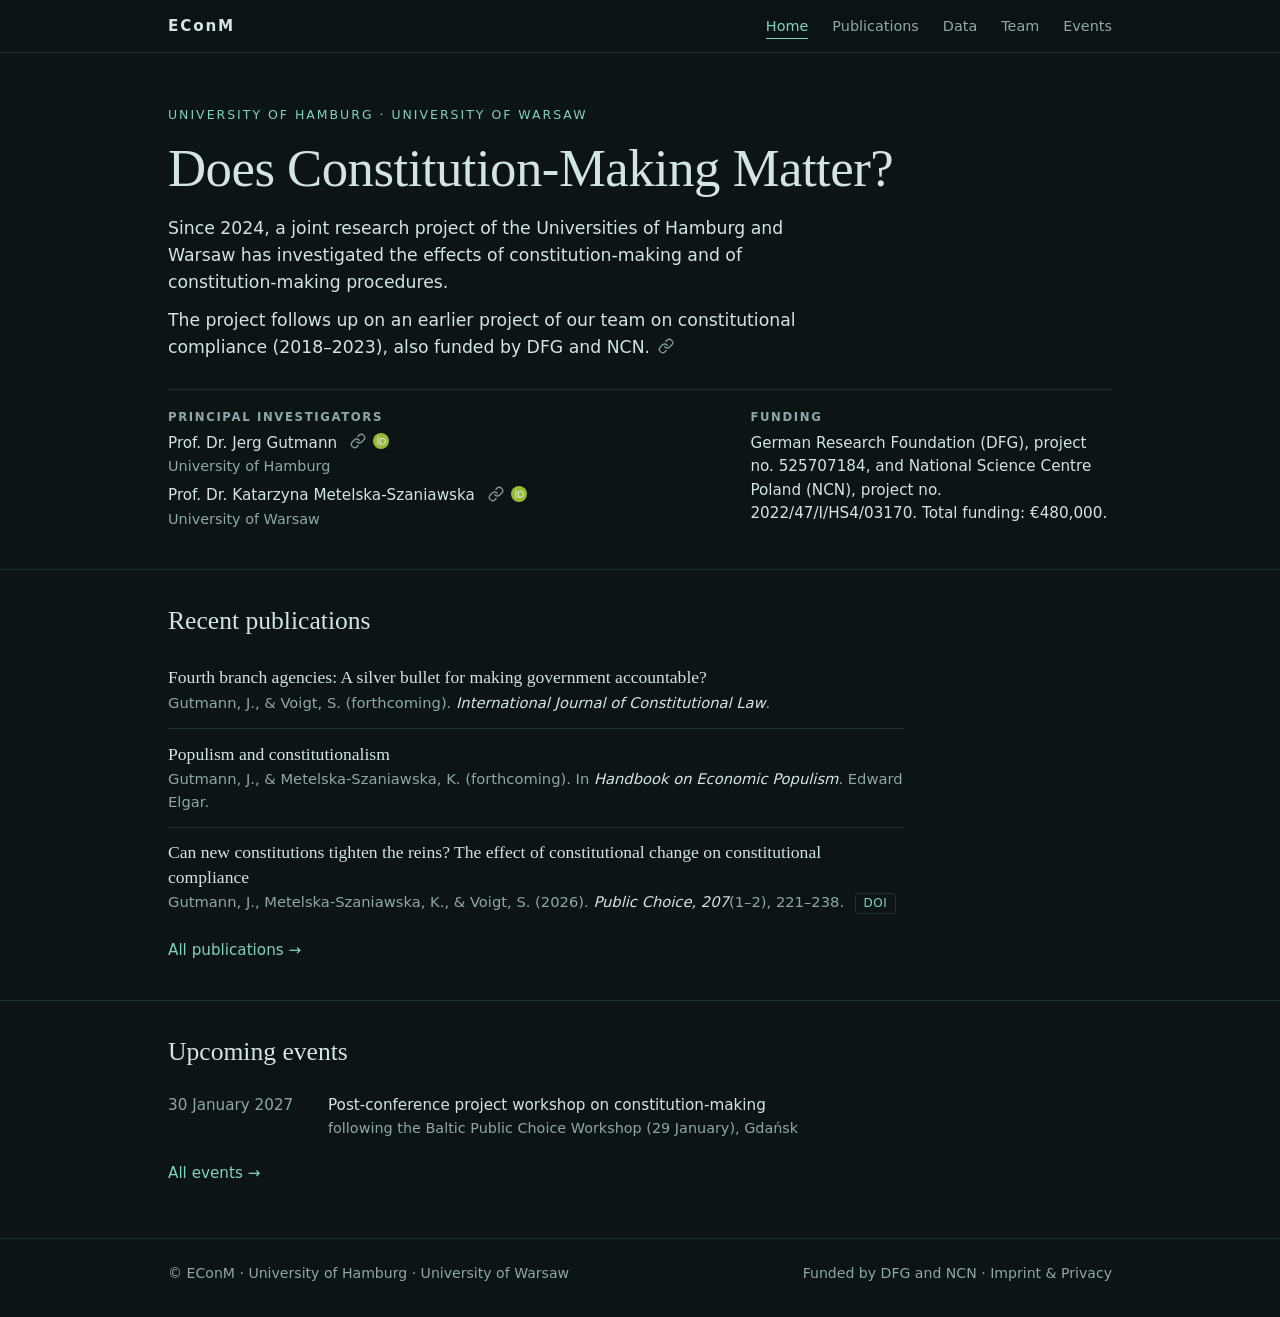
<file: index.html>
<!DOCTYPE html>
<html lang="en">
<head>
<meta charset="utf-8">
<meta name="viewport" content="width=device-width, initial-scale=1">
<link rel="icon" href="favicon.svg" type="image/svg+xml">
<link rel="apple-touch-icon" href="apple-touch-icon.png">
<title>Does Constitution-Making Matter? | EConM</title>
<meta name="description" content="EConM: a joint research project of the Universities of Hamburg and Warsaw on the effects of constitution-making and constitution-making procedures.">
<link rel="stylesheet" href="style.css">
<!-- seo -->
<meta name="google-site-verification" content="nqJn8NCmoN7Eic8GRMJ2Jb81CV8Elzoitd0XJ1iys5Y">
<link rel="canonical" href="https://jerggutmann.github.io/conmaking/">
<meta property="og:type" content="website">
<meta property="og:site_name" content="Does Constitution-Making Matter?">
<meta property="og:title" content="Does Constitution-Making Matter? | EConM">
<meta property="og:description" content="EConM: a joint research project of the Universities of Hamburg and Warsaw on the effects of constitution-making and constitution-making procedures.">
<meta property="og:url" content="https://jerggutmann.github.io/conmaking/">
<meta property="og:image" content="https://jerggutmann.github.io/conmaking/og-image.png">
<meta property="og:image:width" content="1200">
<meta property="og:image:height" content="630">
<meta property="og:image:alt" content="Does Constitution-Making Matter?">
<meta name="twitter:card" content="summary_large_image">
<script type="application/ld+json">{"@context":"https://schema.org","@graph":[{"@type":"WebSite","name":"Does Constitution-Making Matter?","url":"https://jerggutmann.github.io/conmaking/","inLanguage":"en"},{"@type":"ResearchProject","@id":"https://jerggutmann.github.io/conmaking/#project","name":"Does Constitution-Making Matter?","url":"https://jerggutmann.github.io/conmaking/","description":"EConM: a joint research project of the Universities of Hamburg and Warsaw on the effects of constitution-making and constitution-making procedures.","startDate":"2024","member":[{"@type":"Person","name":"Jerg Gutmann","affiliation":{"@type":"CollegeOrUniversity","name":"University of Hamburg"},"sameAs":["https://orcid.org/0000-0003-1215-1116","https://www.jura.uni-hamburg.de/en/die-fakultaet/personenverzeichnis/gutmann-jerg.html"]},{"@type":"Person","name":"Katarzyna Metelska-Szaniawska","affiliation":{"@type":"CollegeOrUniversity","name":"University of Warsaw"},"sameAs":["https://orcid.org/0000-0001-5614-5557","https://www.wne.uw.edu.pl/en/members/profile/view/71"]}],"funding":[{"@type":"Grant","identifier":"525707184","funder":{"@type":"Organization","name":"German Research Foundation (DFG)","url":"https://www.dfg.de"}},{"@type":"Grant","identifier":"2022/47/I/HS4/03170","funder":{"@type":"Organization","name":"National Science Centre Poland (NCN)","url":"https://www.ncn.gov.pl"}}]}]}</script>
<!-- /seo -->
</head>
<body>
<a class="skip" href="#main">Skip to content</a>

<nav aria-label="Main">
  <div class="wrap">
    <a class="brand" href="index.html">EConM</a>
    <ul>
      <li><a href="index.html" aria-current="page">Home</a></li>
      <li><a href="publications.html">Publications</a></li>
      <li><a href="data.html">Data</a></li>
      <li><a href="team.html">Team</a></li>
      <li><a href="events.html">Events</a></li>
    </ul>
  </div>
</nav>

<header class="hero">
  <div class="wrap">
    <p class="kicker">University of Hamburg · University of Warsaw</p>
    <h1>Does Constitution-Making Matter?</h1>
    <p class="lede">Since 2024, a joint research project of the Universities of Hamburg and Warsaw has investigated the effects of constitution-making and of constitution-making procedures.</p>
    <p class="lede" style="margin-top:.7rem">The project follows up on an earlier project of our team on constitutional compliance (2018–2023), also funded by DFG and NCN.<span class="ids"><a class="web" href="https://jerggutmann.github.io/conpliance/" aria-label="Website of the earlier project The Economics of Constitutional Compliance" title="Project website: The Economics of Constitutional Compliance"></a></span></p>

    <div class="facts">
      <div>
        <h2>Principal investigators</h2>
        <p class="pi"><span class="nm">Prof. Dr. Jerg Gutmann
          <span class="ids">
            <a class="web" href="https://www.jura.uni-hamburg.de/en/die-fakultaet/personenverzeichnis/gutmann-jerg.html" aria-label="University of Hamburg profile of Jerg Gutmann" title="University profile"></a>
            <a class="orcid" href="https://orcid.org/0000-0003-1215-1116" aria-label="ORCID iD of Jerg Gutmann" title="ORCID"></a>
          </span></span><br>
          <span class="muted">University of Hamburg</span></p>
        <p class="pi"><span class="nm">Prof. Dr. Katarzyna Metelska-Szaniawska
          <span class="ids">
            <a class="web" href="https://www.wne.uw.edu.pl/en/members/profile/view/71" aria-label="University of Warsaw profile of Katarzyna Metelska-Szaniawska" title="University profile"></a>
            <a class="orcid" href="https://orcid.org/0000-0001-5614-5557" aria-label="ORCID iD of Katarzyna Metelska-Szaniawska" title="ORCID"></a>
          </span></span><br>
          <span class="muted">University of Warsaw</span></p>
      </div>
      <div>
        <h2>Funding</h2>
        <p>German Research Foundation (DFG), project no. 525707184, and National Science Centre Poland (NCN), project no. 2022/47/I/HS4/03170. Total funding: €480,000.</p>
      </div>
    </div>
  </div>
</header>

<main id="main">
  <section>
    <div class="wrap">
      <h2 class="section">Recent publications</h2>
      <ul class="pubs">
        <li>
          <div class="title">Fourth branch agencies: A silver bullet for making government accountable?</div>
          <div class="meta">Gutmann, J., &amp; Voigt, S. (forthcoming). <em>International Journal of Constitutional Law</em>.</div>
        </li>
        <li>
          <div class="title">Populism and constitutionalism</div>
          <div class="meta">Gutmann, J., &amp; Metelska-Szaniawska, K. (forthcoming). In <em>Handbook on Economic Populism</em>. Edward Elgar.</div>
        </li>
        <li>
          <div class="title">Can new constitutions tighten the reins? The effect of constitutional change on constitutional compliance</div>
          <div class="meta">Gutmann, J., Metelska-Szaniawska, K., &amp; Voigt, S. (2026). <em>Public Choice, 207</em>(1–2), 221–238.
            <a class="tag" href="https://doi.org/10.1007/s11127-025-01364-4">DOI</a></div>
        </li>
      </ul>
      <a class="more" href="publications.html">All publications →</a>
    </div>
  </section>

  <section id="upcoming-sec">
    <div class="wrap">
      <h2 class="section">Upcoming events</h2>
      <ul class="events" id="upcoming">
        <li data-until="2027-01-30">
          <span class="when">30 January 2027</span>
          <span>
            <span class="what">Post-conference project workshop on constitution-making</span>
            <span class="where">following the Baltic Public Choice Workshop (29 January), Gdańsk</span>
          </span>
        </li>
      </ul>
      <a class="more" href="events.html">All events →</a>
    </div>
  </section>
</main>

<footer>
  <div class="wrap">
    <span>© EConM · University of Hamburg · University of Warsaw</span>
    <span>Funded by DFG and NCN · <a href="imprint.html">Imprint &amp; Privacy</a></span>
  </div>
</footer>
<script src="events.js" defer></script>
</body>
</html>
</file>
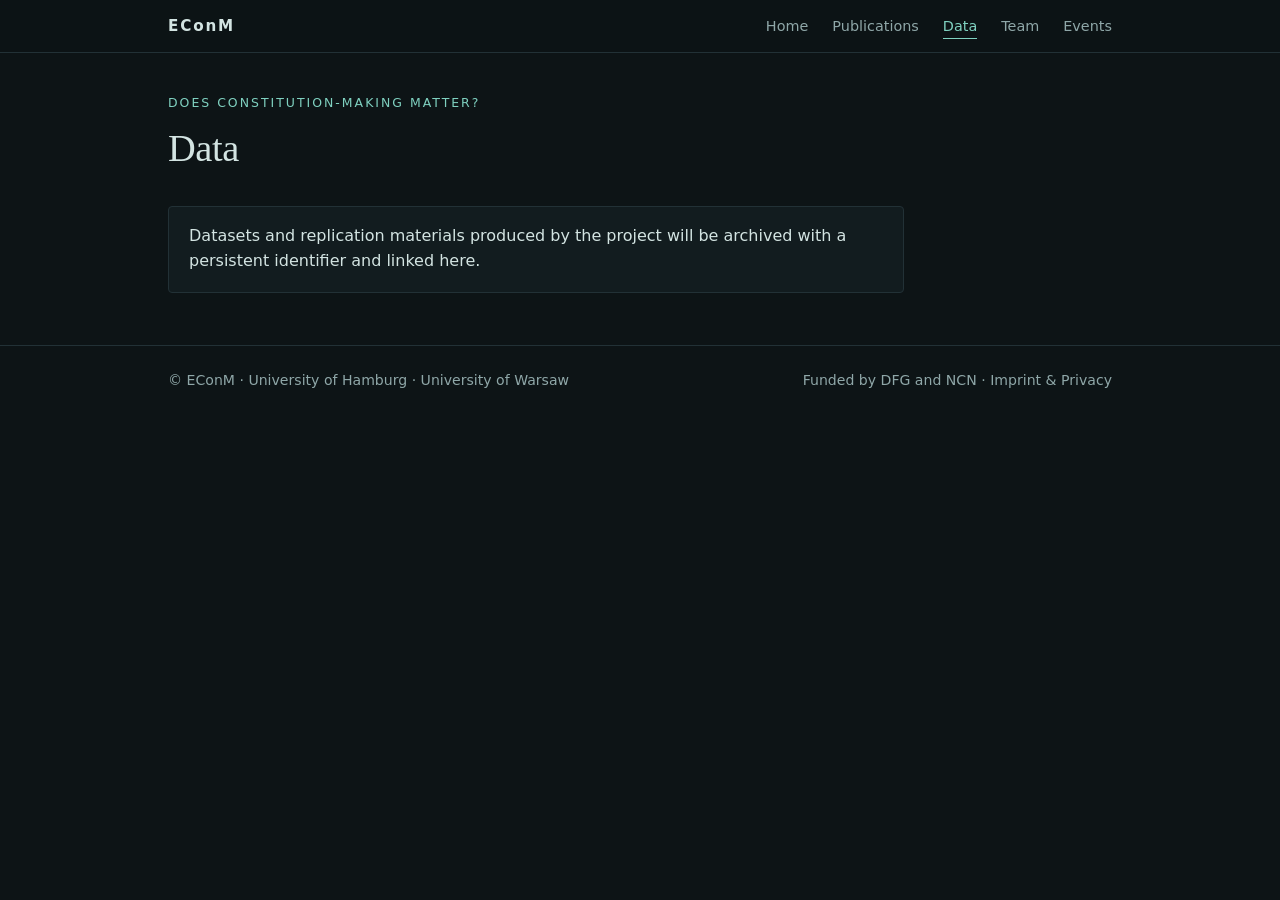
<file: data.html>
<!DOCTYPE html>
<html lang="en">
<head>
<meta charset="utf-8">
<meta name="viewport" content="width=device-width, initial-scale=1">
<link rel="icon" href="favicon.svg" type="image/svg+xml">
<link rel="apple-touch-icon" href="apple-touch-icon.png">
<title>Data | EConM</title>
<meta name="description" content="Data and replication materials of the EConM project.">
<link rel="stylesheet" href="style.css">
<!-- seo -->
<meta name="google-site-verification" content="nqJn8NCmoN7Eic8GRMJ2Jb81CV8Elzoitd0XJ1iys5Y">
<link rel="canonical" href="https://jerggutmann.github.io/conmaking/data.html">
<meta property="og:type" content="website">
<meta property="og:site_name" content="Does Constitution-Making Matter?">
<meta property="og:title" content="Data | EConM">
<meta property="og:description" content="Data and replication materials of the EConM project.">
<meta property="og:url" content="https://jerggutmann.github.io/conmaking/data.html">
<meta property="og:image" content="https://jerggutmann.github.io/conmaking/og-image.png">
<meta property="og:image:width" content="1200">
<meta property="og:image:height" content="630">
<meta property="og:image:alt" content="Does Constitution-Making Matter?">
<meta name="twitter:card" content="summary_large_image">
<!-- /seo -->
</head>
<body>
<a class="skip" href="#main">Skip to content</a>

<nav aria-label="Main">
  <div class="wrap">
    <a class="brand" href="index.html">EConM</a>
    <ul>
      <li><a href="index.html">Home</a></li>
      <li><a href="publications.html">Publications</a></li>
      <li><a href="data.html" aria-current="page">Data</a></li>
      <li><a href="team.html">Team</a></li>
      <li><a href="events.html">Events</a></li>
    </ul>
  </div>
</nav>

<header class="page">
  <div class="wrap">
    <p class="kicker">Does Constitution-Making Matter?</p>
    <h1>Data</h1>
  </div>
</header>

<main id="main">
  <section class="plain">
    <div class="wrap">
      <div class="card" style="max-width:46rem">
        <p>Datasets and replication materials produced by the project will be archived with a persistent identifier and linked here.</p>
      </div>
    </div>
  </section>
</main>

<footer>
  <div class="wrap">
    <span>© EConM · University of Hamburg · University of Warsaw</span>
    <span>Funded by DFG and NCN · <a href="imprint.html">Imprint &amp; Privacy</a></span>
  </div>
</footer>
</body>
</html>
</file>
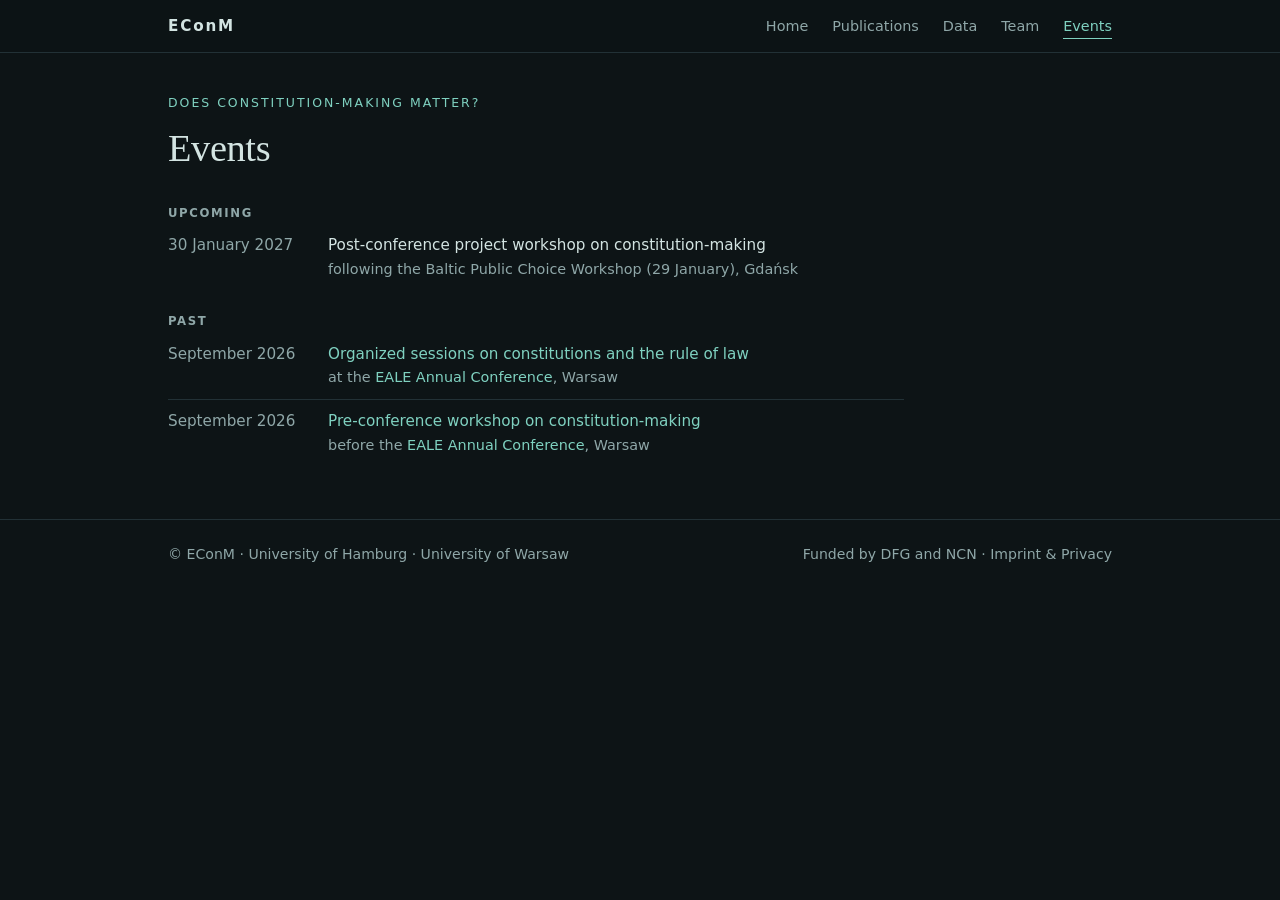
<file: events.html>
<!DOCTYPE html>
<html lang="en">
<head>
<meta charset="utf-8">
<meta name="viewport" content="width=device-width, initial-scale=1">
<link rel="icon" href="favicon.svg" type="image/svg+xml">
<link rel="apple-touch-icon" href="apple-touch-icon.png">
<title>Events | EConM</title>
<meta name="description" content="Workshops and conference sessions of the EConM project.">
<link rel="stylesheet" href="style.css">
<!-- seo -->
<meta name="google-site-verification" content="nqJn8NCmoN7Eic8GRMJ2Jb81CV8Elzoitd0XJ1iys5Y">
<link rel="canonical" href="https://jerggutmann.github.io/conmaking/events.html">
<meta property="og:type" content="website">
<meta property="og:site_name" content="Does Constitution-Making Matter?">
<meta property="og:title" content="Events | EConM">
<meta property="og:description" content="Workshops and conference sessions of the EConM project.">
<meta property="og:url" content="https://jerggutmann.github.io/conmaking/events.html">
<meta property="og:image" content="https://jerggutmann.github.io/conmaking/og-image.png">
<meta property="og:image:width" content="1200">
<meta property="og:image:height" content="630">
<meta property="og:image:alt" content="Does Constitution-Making Matter?">
<meta name="twitter:card" content="summary_large_image">
<!-- /seo -->
</head>
<body>
<a class="skip" href="#main">Skip to content</a>

<nav aria-label="Main">
  <div class="wrap">
    <a class="brand" href="index.html">EConM</a>
    <ul>
      <li><a href="index.html">Home</a></li>
      <li><a href="publications.html">Publications</a></li>
      <li><a href="data.html">Data</a></li>
      <li><a href="team.html">Team</a></li>
      <li><a href="events.html" aria-current="page">Events</a></li>
    </ul>
  </div>
</nav>

<header class="page">
  <div class="wrap">
    <p class="kicker">Does Constitution-Making Matter?</p>
    <h1>Events</h1>
  </div>
</header>

<main id="main">
  <section class="plain">
    <div class="wrap">
      <h3 id="upcoming-h">Upcoming</h3>
      <ul class="events" id="upcoming">
        <li data-until="2027-01-30">
          <span class="when">30 January 2027</span>
          <span>
            <span class="what">Post-conference project workshop on constitution-making</span>
            <span class="where">following the Baltic Public Choice Workshop (29 January), Gdańsk</span>
          </span>
        </li>
      </ul>

      <h3>Past</h3>
      <ul class="events" id="past">
        <li>
          <span class="when">September 2026</span>
          <span>
            <span class="what"><a href="https://www.linkedin.com/posts/ealewarsaw2026-share-7505870263385829376-HbtU/">Organized sessions on constitutions and the rule of law</a></span>
            <span class="where">at the <a href="https://eale.org/conference/2026-eale-warsaw/general-information">EALE Annual Conference</a>, Warsaw</span>
          </span>
        </li>
        <li>
          <span class="when">September 2026</span>
          <span>
            <span class="what"><a href="https://www.linkedin.com/posts/katarzyna-metelska-szaniawska_empiriabrconst-constabrecon-empiriabrconstabrecon-ugcPost-7507786115765153792-b5J6/">Pre-conference workshop on constitution-making</a></span>
            <span class="where">before the <a href="https://eale.org/conference/2026-eale-warsaw/general-information">EALE Annual Conference</a>, Warsaw</span>
          </span>
        </li>
      </ul>
    </div>
  </section>
</main>

<footer>
  <div class="wrap">
    <span>© EConM · University of Hamburg · University of Warsaw</span>
    <span>Funded by DFG and NCN · <a href="imprint.html">Imprint &amp; Privacy</a></span>
  </div>
</footer>
<script src="events.js" defer></script>
</body>
</html>
</file>
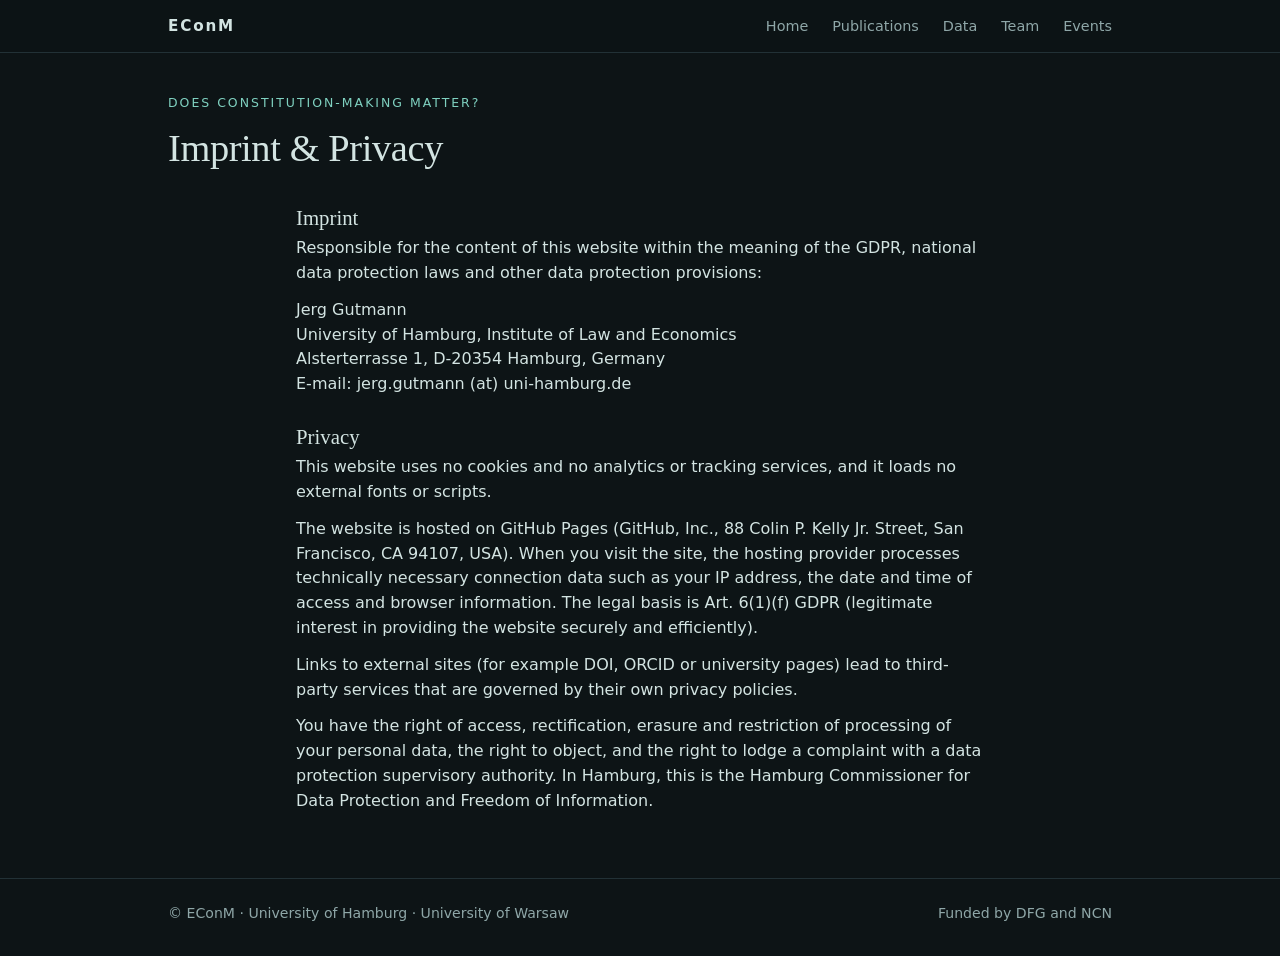
<file: imprint.html>
<!DOCTYPE html>
<html lang="en">
<head>
<meta charset="utf-8">
<meta name="viewport" content="width=device-width, initial-scale=1">
<link rel="icon" href="favicon.svg" type="image/svg+xml">
<link rel="apple-touch-icon" href="apple-touch-icon.png">
<title>Imprint &amp; Privacy | EConM</title>
<meta name="robots" content="noindex">
<link rel="stylesheet" href="style.css">
</head>
<body>
<a class="skip" href="#main">Skip to content</a>

<nav aria-label="Main">
  <div class="wrap">
    <a class="brand" href="index.html">EConM</a>
    <ul>
      <li><a href="index.html">Home</a></li>
      <li><a href="publications.html">Publications</a></li>
      <li><a href="data.html">Data</a></li>
      <li><a href="team.html">Team</a></li>
      <li><a href="events.html">Events</a></li>
    </ul>
  </div>
</nav>

<header class="page">
  <div class="wrap">
    <p class="kicker">Does Constitution-Making Matter?</p>
    <h1>Imprint &amp; Privacy</h1>
  </div>
</header>

<main id="main">
  <section class="plain">
    <div class="wrap legal">
      <h2>Imprint</h2>
      <p>Responsible for the content of this website within the meaning of the GDPR, national data protection laws and other data protection provisions:</p>
      <p>Jerg Gutmann<br>
        University of Hamburg, Institute of Law and Economics<br>
        Alsterterrasse 1, D-20354 Hamburg, Germany<br>
        E-mail: jerg.gutmann (at) uni-hamburg.de</p>

      <h2>Privacy</h2>
      <p>This website uses no cookies and no analytics or tracking services, and it loads no external fonts or scripts.</p>
      <p>The website is hosted on GitHub Pages (GitHub, Inc., 88 Colin P. Kelly Jr. Street, San Francisco, CA 94107, USA). When you visit the site, the hosting provider processes technically necessary connection data such as your IP address, the date and time of access and browser information. The legal basis is Art. 6(1)(f) GDPR (legitimate interest in providing the website securely and efficiently).</p>
      <p>Links to external sites (for example DOI, ORCID or university pages) lead to third-party services that are governed by their own privacy policies.</p>
      <p>You have the right of access, rectification, erasure and restriction of processing of your personal data, the right to object, and the right to lodge a complaint with a data protection supervisory authority. In Hamburg, this is the Hamburg Commissioner for Data Protection and Freedom of Information.</p>
    </div>
  </section>
</main>

<footer>
  <div class="wrap">
    <span>© EConM · University of Hamburg · University of Warsaw</span>
    <span>Funded by DFG and NCN</span>
  </div>
</footer>
</body>
</html>
</file>
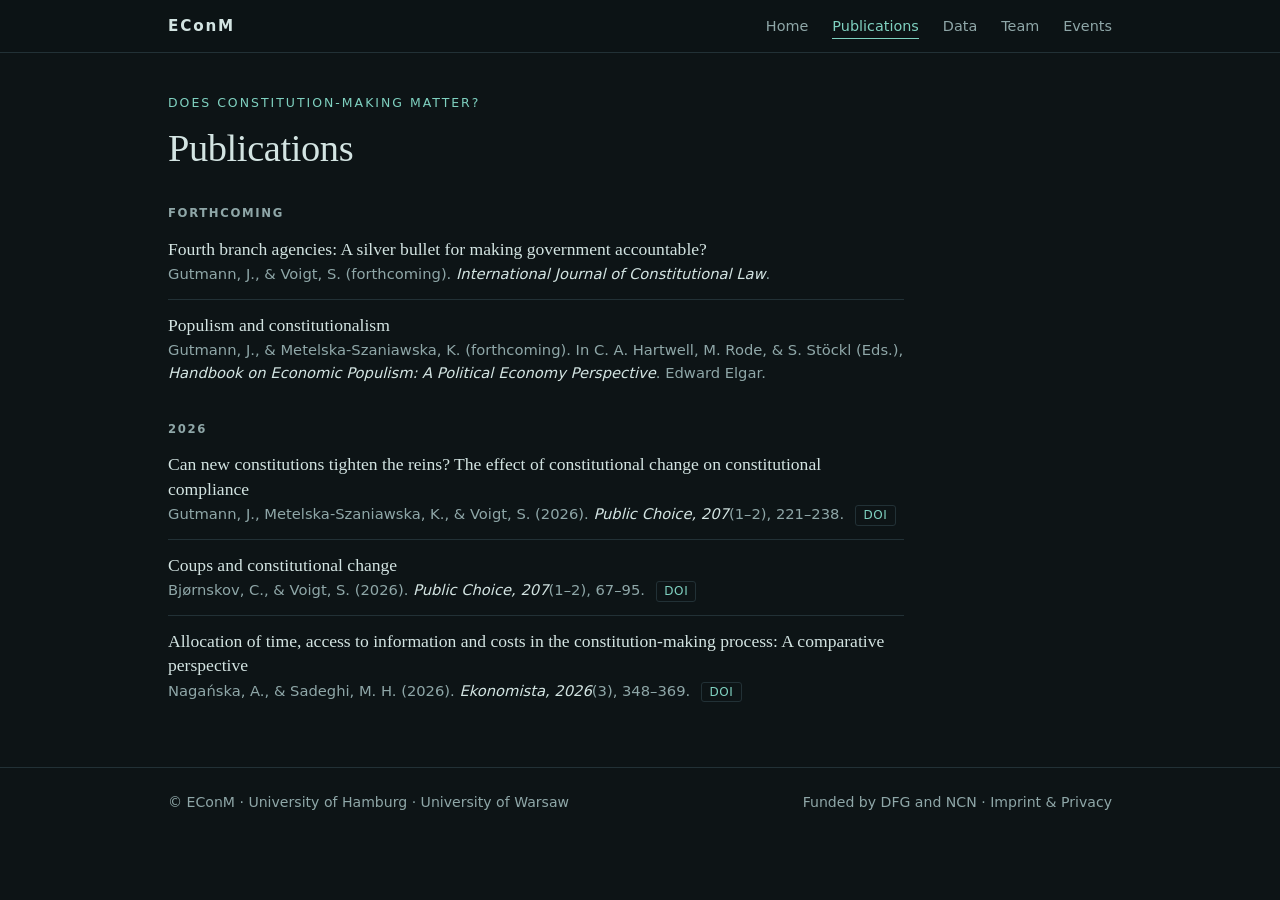
<file: publications.html>
<!DOCTYPE html>
<html lang="en">
<head>
<meta charset="utf-8">
<meta name="viewport" content="width=device-width, initial-scale=1">
<link rel="icon" href="favicon.svg" type="image/svg+xml">
<link rel="apple-touch-icon" href="apple-touch-icon.png">
<title>Publications | EConM</title>
<meta name="description" content="Publications of the EConM project &quot;Does Constitution-Making Matter?&quot;">
<link rel="stylesheet" href="style.css">
<!-- seo -->
<meta name="google-site-verification" content="nqJn8NCmoN7Eic8GRMJ2Jb81CV8Elzoitd0XJ1iys5Y">
<link rel="canonical" href="https://jerggutmann.github.io/conmaking/publications.html">
<meta property="og:type" content="website">
<meta property="og:site_name" content="Does Constitution-Making Matter?">
<meta property="og:title" content="Publications | EConM">
<meta property="og:description" content="Publications of the EConM project &quot;Does Constitution-Making Matter?&quot;">
<meta property="og:url" content="https://jerggutmann.github.io/conmaking/publications.html">
<meta property="og:image" content="https://jerggutmann.github.io/conmaking/og-image.png">
<meta property="og:image:width" content="1200">
<meta property="og:image:height" content="630">
<meta property="og:image:alt" content="Does Constitution-Making Matter?">
<meta name="twitter:card" content="summary_large_image">
<script type="application/ld+json">{"@context":"https://schema.org","@graph":[{"@type":"ItemList","name":"Publications: Does Constitution-Making Matter?","numberOfItems":5,"itemListElement":[{"@type":"ListItem","position":1,"item":{"@type":"ScholarlyArticle","name":"Fourth branch agencies: A silver bullet for making government accountable?","author":[{"@type":"Person","name":"J. Gutmann"},{"@type":"Person","name":"S. Voigt"}],"isPartOf":{"@type":"Periodical","name":"International Journal of Constitutional Law"}}},{"@type":"ListItem","position":2,"item":{"@type":"ScholarlyArticle","name":"Populism and constitutionalism","author":[{"@type":"Person","name":"J. Gutmann"},{"@type":"Person","name":"K. Metelska-Szaniawska"}],"isPartOf":{"@type":"Periodical","name":"Handbook on Economic Populism: A Political Economy Perspective"}}},{"@type":"ListItem","position":3,"item":{"@type":"ScholarlyArticle","name":"Can new constitutions tighten the reins? The effect of constitutional change on constitutional compliance","author":[{"@type":"Person","name":"J. Gutmann"},{"@type":"Person","name":"K. Metelska-Szaniawska"},{"@type":"Person","name":"S. Voigt"}],"datePublished":"2026","isPartOf":{"@type":"Periodical","name":"Public Choice"},"sameAs":"https://doi.org/10.1007/s11127-025-01364-4"}},{"@type":"ListItem","position":4,"item":{"@type":"ScholarlyArticle","name":"Coups and constitutional change","author":[{"@type":"Person","name":"C. Bjørnskov"},{"@type":"Person","name":"S. Voigt"}],"datePublished":"2026","isPartOf":{"@type":"Periodical","name":"Public Choice"},"sameAs":"https://doi.org/10.1007/s11127-025-01298-x"}},{"@type":"ListItem","position":5,"item":{"@type":"ScholarlyArticle","name":"Allocation of time, access to information and costs in the constitution-making process: A comparative perspective","author":[{"@type":"Person","name":"A. Nagańska"},{"@type":"Person","name":"M. H. Sadeghi"}],"datePublished":"2026","isPartOf":{"@type":"Periodical","name":"Ekonomista"},"sameAs":"https://doi.org/10.52335/ekon/224280"}}]}]}</script>
<!-- /seo -->
</head>
<body>
<a class="skip" href="#main">Skip to content</a>

<nav aria-label="Main">
  <div class="wrap">
    <a class="brand" href="index.html">EConM</a>
    <ul>
      <li><a href="index.html">Home</a></li>
      <li><a href="publications.html" aria-current="page">Publications</a></li>
      <li><a href="data.html">Data</a></li>
      <li><a href="team.html">Team</a></li>
      <li><a href="events.html">Events</a></li>
    </ul>
  </div>
</nav>

<header class="page">
  <div class="wrap">
    <p class="kicker">Does Constitution-Making Matter?</p>
    <h1>Publications</h1>
  </div>
</header>

<main id="main">
  <section class="plain">
    <div class="wrap">
      <h3>Forthcoming</h3>
      <ul class="pubs">
        <li>
          <div class="title">Fourth branch agencies: A silver bullet for making government accountable?</div>
          <div class="meta">Gutmann, J., &amp; Voigt, S. (forthcoming). <em>International Journal of Constitutional Law</em>.</div>
        </li>
        <li>
          <div class="title">Populism and constitutionalism</div>
          <div class="meta">Gutmann, J., &amp; Metelska-Szaniawska, K. (forthcoming). In C. A. Hartwell, M. Rode, &amp; S. Stöckl (Eds.), <em>Handbook on Economic Populism: A Political Economy Perspective</em>. Edward Elgar.</div>
        </li>
      </ul>

      <h3>2026</h3>
      <ul class="pubs">
        <li>
          <div class="title">Can new constitutions tighten the reins? The effect of constitutional change on constitutional compliance</div>
          <div class="meta">Gutmann, J., Metelska-Szaniawska, K., &amp; Voigt, S. (2026). <em>Public Choice, 207</em>(1–2), 221–238.
            <a class="tag" href="https://doi.org/10.1007/s11127-025-01364-4">DOI</a></div>
        </li>
        <li>
          <div class="title">Coups and constitutional change</div>
          <div class="meta">Bjørnskov, C., &amp; Voigt, S. (2026). <em>Public Choice, 207</em>(1–2), 67–95.
            <a class="tag" href="https://doi.org/10.1007/s11127-025-01298-x">DOI</a></div>
        </li>
        <li>
          <div class="title">Allocation of time, access to information and costs in the constitution-making process: A comparative perspective</div>
          <div class="meta">Nagańska, A., &amp; Sadeghi, M. H. (2026). <em>Ekonomista, 2026</em>(3), 348–369.
            <a class="tag" href="https://doi.org/10.52335/ekon/224280">DOI</a></div>
        </li>
      </ul>
    </div>
  </section>
</main>

<footer>
  <div class="wrap">
    <span>© EConM · University of Hamburg · University of Warsaw</span>
    <span>Funded by DFG and NCN · <a href="imprint.html">Imprint &amp; Privacy</a></span>
  </div>
</footer>
</body>
</html>
</file>
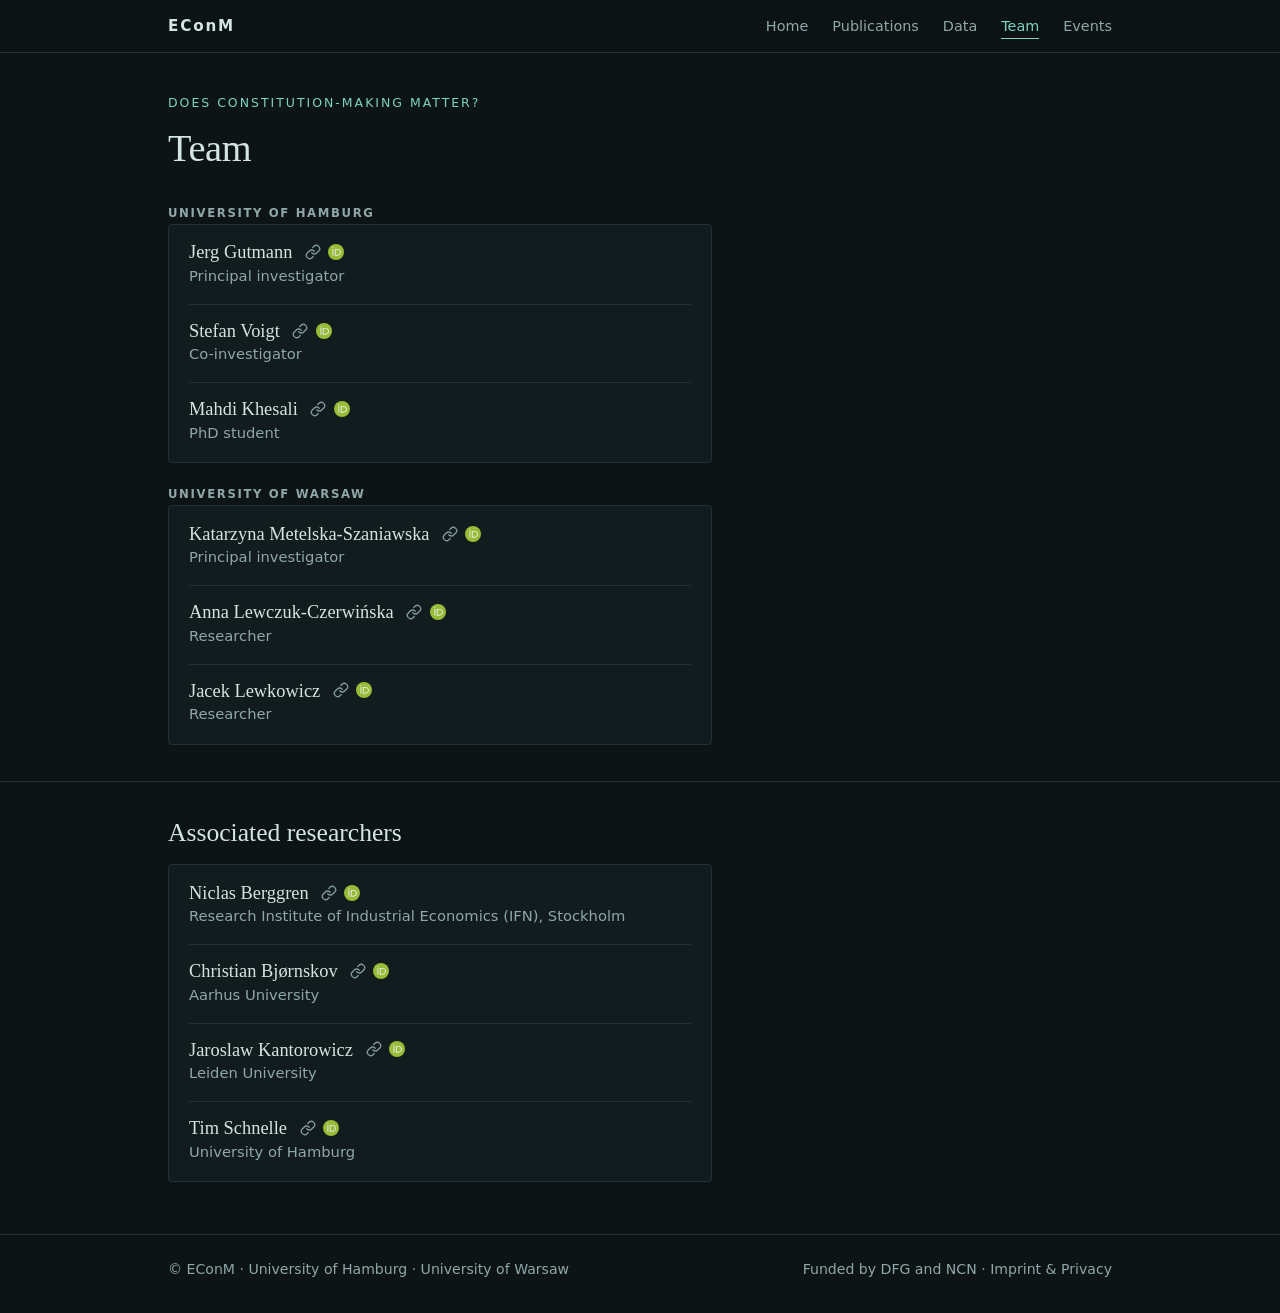
<file: team.html>
<!DOCTYPE html>
<html lang="en">
<head>
<meta charset="utf-8">
<meta name="viewport" content="width=device-width, initial-scale=1">
<link rel="icon" href="favicon.svg" type="image/svg+xml">
<link rel="apple-touch-icon" href="apple-touch-icon.png">
<title>Team | EConM</title>
<meta name="description" content="The project team and associated researchers of EConM.">
<link rel="stylesheet" href="style.css">
<!-- seo -->
<meta name="google-site-verification" content="nqJn8NCmoN7Eic8GRMJ2Jb81CV8Elzoitd0XJ1iys5Y">
<link rel="canonical" href="https://jerggutmann.github.io/conmaking/team.html">
<meta property="og:type" content="website">
<meta property="og:site_name" content="Does Constitution-Making Matter?">
<meta property="og:title" content="Team | EConM">
<meta property="og:description" content="The project team and associated researchers of EConM.">
<meta property="og:url" content="https://jerggutmann.github.io/conmaking/team.html">
<meta property="og:image" content="https://jerggutmann.github.io/conmaking/og-image.png">
<meta property="og:image:width" content="1200">
<meta property="og:image:height" content="630">
<meta property="og:image:alt" content="Does Constitution-Making Matter?">
<meta name="twitter:card" content="summary_large_image">
<!-- /seo -->
</head>
<body>
<a class="skip" href="#main">Skip to content</a>

<nav aria-label="Main">
  <div class="wrap">
    <a class="brand" href="index.html">EConM</a>
    <ul>
      <li><a href="index.html">Home</a></li>
      <li><a href="publications.html">Publications</a></li>
      <li><a href="data.html">Data</a></li>
      <li><a href="team.html" aria-current="page">Team</a></li>
      <li><a href="events.html">Events</a></li>
    </ul>
  </div>
</nav>

<header class="page">
  <div class="wrap">
    <p class="kicker">Does Constitution-Making Matter?</p>
    <h1>Team</h1>
  </div>
</header>

<main id="main">
  <section class="plain">
    <div class="wrap stack">
      <h3>University of Hamburg</h3>
      <div class="card">
        <div class="person">
          <p class="name">Jerg Gutmann
            <span class="ids">
              <a class="web" href="https://www.jura.uni-hamburg.de/en/die-fakultaet/personenverzeichnis/gutmann-jerg.html" aria-label="University of Hamburg profile of Jerg Gutmann" title="University profile"></a>
              <a class="orcid" href="https://orcid.org/0000-0003-1215-1116" aria-label="ORCID iD of Jerg Gutmann" title="ORCID"></a>
            </span></p>
          <p class="role">Principal investigator</p>
        </div>
        <div class="person">
          <p class="name">Stefan Voigt
            <span class="ids">
              <a class="web" href="https://www.jura.uni-hamburg.de/en/die-fakultaet/personenverzeichnis/voigt-stefan.html" aria-label="University of Hamburg profile of Stefan Voigt" title="University profile"></a>
              <a class="orcid" href="https://orcid.org/0000-0001-5564-3669" aria-label="ORCID iD of Stefan Voigt" title="ORCID"></a>
            </span></p>
          <p class="role">Co-investigator</p>
        </div>
        <div class="person">
          <p class="name">Mahdi Khesali
            <span class="ids">
              <a class="web" href="https://www.jura.uni-hamburg.de/en/die-fakultaet/personenverzeichnis/khesali-mahdi.html" aria-label="University of Hamburg profile of Mahdi Khesali" title="University profile"></a>
              <a class="orcid" href="https://orcid.org/0009-0007-7552-5441" aria-label="ORCID iD of Mahdi Khesali" title="ORCID"></a>
            </span></p>
          <p class="role">PhD student</p>
        </div>
      </div>

      <h3>University of Warsaw</h3>
      <div class="card">
        <div class="person">
          <p class="name">Katarzyna Metelska-Szaniawska
            <span class="ids">
              <a class="web" href="https://www.wne.uw.edu.pl/en/members/profile/view/71" aria-label="University of Warsaw profile of Katarzyna Metelska-Szaniawska" title="University profile"></a>
              <a class="orcid" href="https://orcid.org/0000-0001-5614-5557" aria-label="ORCID iD of Katarzyna Metelska-Szaniawska" title="ORCID"></a>
            </span></p>
          <p class="role">Principal investigator</p>
        </div>
        <div class="person">
          <p class="name">Anna Lewczuk-Czerwińska
            <span class="ids">
              <a class="web" href="https://www.wne.uw.edu.pl/en/members/profile/view/304" aria-label="University of Warsaw profile of Anna Lewczuk-Czerwińska" title="University profile"></a>
              <a class="orcid" href="https://orcid.org/0000-0003-0450-3994" aria-label="ORCID iD of Anna Lewczuk-Czerwińska" title="ORCID"></a>
            </span></p>
          <p class="role">Researcher</p>
        </div>
        <div class="person">
          <p class="name">Jacek Lewkowicz
            <span class="ids">
              <a class="web" href="https://www.wne.uw.edu.pl/en/members/profile/view/241" aria-label="University of Warsaw profile of Jacek Lewkowicz" title="University profile"></a>
              <a class="orcid" href="https://orcid.org/0000-0001-9430-4926" aria-label="ORCID iD of Jacek Lewkowicz" title="ORCID"></a>
            </span></p>
          <p class="role">Researcher</p>
        </div>
      </div>
    </div>
  </section>

  <section>
    <div class="wrap stack">
      <h2 class="section">Associated researchers</h2>
      <div class="card">
        <div class="person">
          <p class="name">Niclas Berggren
            <span class="ids">
              <a class="web" href="https://www.ifn.se/en/researchers/ifn-researcher/niclas-berggren/" aria-label="IFN profile of Niclas Berggren" title="Institute profile"></a>
              <a class="orcid" href="https://orcid.org/0000-0003-0673-5123" aria-label="ORCID iD of Niclas Berggren" title="ORCID"></a>
            </span></p>
          <p class="role">Research Institute of Industrial Economics (IFN), Stockholm</p>
        </div>
        <div class="person">
          <p class="name">Christian Bjørnskov
            <span class="ids">
              <a class="web" href="https://www.au.dk/en/chbj@econ.au.dk" aria-label="Aarhus University profile of Christian Bjørnskov" title="University profile"></a>
              <a class="orcid" href="https://orcid.org/0000-0002-9765-913X" aria-label="ORCID iD of Christian Bjørnskov" title="ORCID"></a>
            </span></p>
          <p class="role">Aarhus University</p>
        </div>
        <div class="person">
          <p class="name">Jaroslaw Kantorowicz
            <span class="ids">
              <a class="web" href="https://www.universiteitleiden.nl/en/staffmembers/jaroslaw-kantorowicz" aria-label="Leiden University profile of Jaroslaw Kantorowicz" title="University profile"></a>
              <a class="orcid" href="https://orcid.org/0000-0002-1186-5427" aria-label="ORCID iD of Jaroslaw Kantorowicz" title="ORCID"></a>
            </span></p>
          <p class="role">Leiden University</p>
        </div>
        <div class="person">
          <p class="name">Tim Schnelle
            <span class="ids">
              <a class="web" href="https://scholar.google.com/citations?user=gE__ql0AAAAJ" aria-label="Google Scholar profile of Tim Schnelle" title="Google Scholar"></a>
              <a class="orcid" href="https://orcid.org/0009-0002-4469-8837" aria-label="ORCID iD of Tim Schnelle" title="ORCID"></a>
            </span></p>
          <p class="role">University of Hamburg</p>
        </div>
      </div>
    </div>
  </section>
</main>

<footer>
  <div class="wrap">
    <span>© EConM · University of Hamburg · University of Warsaw</span>
    <span>Funded by DFG and NCN · <a href="imprint.html">Imprint &amp; Privacy</a></span>
  </div>
</footer>
</body>
</html>
</file>
<file: style.css>
:root {
  --bg: #0d1416;
  --surface: #121c1f;
  --line: #223136;
  --text: #d3e4e2;
  --muted: #8fa7a8;
  --accent: #7fd1c0;
  --serif: Georgia, "Iowan Old Style", "Palatino Linotype", Palatino, serif;
  --sans: system-ui, -apple-system, "Segoe UI", Roboto, "Helvetica Neue", Arial, sans-serif;
}
* { box-sizing: border-box; }
body {
  margin: 0;
  background: var(--bg);
  color: var(--text);
  font: 1rem/1.55 var(--sans);
  -webkit-font-smoothing: antialiased;
}
a { color: var(--accent); text-decoration: none; border-bottom: 1px solid transparent; }
a:hover, a:focus-visible { border-bottom-color: var(--accent); }
:focus-visible { outline: 2px solid var(--accent); outline-offset: 3px; }
.skip { position: absolute; left: -999px; top: 0; background: var(--accent); color: var(--bg); padding: .5rem 1rem; }
.skip:focus { left: 0; z-index: 10; }
.wrap { max-width: 62rem; margin: 0 auto; padding: 0 1.5rem; }
.muted { color: var(--muted); }

/* Navigation */
nav { position: sticky; top: 0; z-index: 5; background: rgba(13,20,22,.94); backdrop-filter: blur(6px); border-bottom: 1px solid var(--line); }
nav .wrap { display: flex; justify-content: space-between; align-items: center; height: 3.25rem; }
nav .brand { font: 600 .95rem var(--sans); letter-spacing: .12em; color: var(--text); border: 0; }
nav ul { display: flex; gap: 1.5rem; list-style: none; margin: 0; padding: 0; }
nav ul a { color: var(--muted); font-size: .9rem; border: 0; padding: .25rem 0; }
nav ul a:hover { color: var(--text); }
nav ul a[aria-current="page"] { color: var(--accent); border-bottom: 1px solid var(--accent); }

/* Page headers */
header.hero { padding: 3.25rem 0 2rem; }
header.page { padding: 2.5rem 0 1.25rem; }
.kicker { color: var(--accent); font-size: .78rem; letter-spacing: .16em; text-transform: uppercase; margin: 0 0 .9rem; }
h1 { font: 400 clamp(2.1rem, 5vw, 3.3rem)/1.12 var(--serif); margin: 0; letter-spacing: -.01em; }
header.page h1 { font-size: clamp(1.8rem, 3.5vw, 2.4rem); }
.lede { max-width: 40rem; margin: 1.1rem 0 0; font-size: 1.08rem; }

.facts { display: grid; grid-template-columns: 3fr 2fr; gap: 2.5rem; margin-top: 1.75rem; padding-top: 1.25rem; border-top: 1px solid var(--line); }
.facts h2 { font: 600 .73rem var(--sans); letter-spacing: .14em; text-transform: uppercase; color: var(--muted); margin: 0 0 .5rem; }
.facts p { margin: 0 0 .35rem; font-size: .95rem; }

/* Sections */
section { padding: 2.25rem 0; border-top: 1px solid var(--line); }
section.plain { border-top: 0; padding-top: 1rem; }
h2.section { font: 400 1.6rem/1.2 var(--serif); margin: 0 0 1rem; }
h3 { font: 600 .73rem var(--sans); letter-spacing: .14em; text-transform: uppercase; color: var(--muted); margin: 1.5rem 0 .25rem; }
h3:first-child { margin-top: 0; }
.more { display: table; margin-top: .75rem; font-size: .95rem; }
.intro { max-width: 46rem; margin: 0 0 1.25rem; }

/* Publications */
ul.pubs { list-style: none; margin: 0; padding: 0; }
ul.pubs li { padding: .8rem 0; border-bottom: 1px solid var(--line); max-width: 46rem; }
ul.pubs li:last-child { border-bottom: 0; }
ul.pubs .title { font: 400 1.1rem/1.38 var(--serif); }
ul.pubs .meta { color: var(--muted); font-size: .92rem; margin-top: .15rem; }
ul.pubs .meta em { color: var(--text); }
.tag { display: inline-block; margin-left: .4rem; padding: 0 .45rem; border: 1px solid var(--line); border-radius: 3px; font-size: .75rem; letter-spacing: .05em; }

/* Cards, people */
.two { display: grid; grid-template-columns: 1fr 1fr; gap: 2.5rem; }
.card { background: var(--surface); border: 1px solid var(--line); border-radius: 4px; padding: 1.1rem 1.25rem; }
.card > :first-child { margin-top: 0; }
.card > :last-child { margin-bottom: 0; }
.person + .person { margin-top: 1rem; padding-top: 1rem; border-top: 1px solid var(--line); }
.person .name { font: 400 1.15rem var(--serif); margin: 0; white-space: nowrap; }
.stack .card { max-width: 34rem; }
.person .role { color: var(--muted); font-size: .92rem; margin: .1rem 0 0; }
.pi { margin: 0 0 .5rem; font-size: .95rem; }
.pi .muted { font-size: .9rem; }
.pi .nm { white-space: nowrap; }

/* Link and ORCID icons */
.ids { display: inline-flex; gap: .45rem; margin-left: .5rem; vertical-align: -.1em; }
.ids a { display: inline-block; width: 1rem; height: 1rem; border: 0; opacity: .9; }
.ids a:hover, .ids a:focus-visible { opacity: 1; }
.ids .web {
  background: var(--muted);
  -webkit-mask: var(--ico-link) center / contain no-repeat;
  mask: var(--ico-link) center / contain no-repeat;
}
.ids .web:hover, .ids .web:focus-visible { background: var(--accent); }
.ids .orcid { background: var(--ico-orcid) center / contain no-repeat; }
:root {
  --ico-link: url("data:image/svg+xml,%3Csvg xmlns='http://www.w3.org/2000/svg' viewBox='0 0 24 24' fill='none' stroke='black' stroke-width='2' stroke-linecap='round' stroke-linejoin='round'%3E%3Cpath d='M10 13a5 5 0 0 0 7.54.54l3-3a5 5 0 0 0-7.07-7.07l-1.72 1.71'/%3E%3Cpath d='M14 11a5 5 0 0 0-7.54-.54l-3 3a5 5 0 0 0 7.07 7.07l1.71-1.71'/%3E%3C/svg%3E");
  --ico-orcid: url("data:image/svg+xml,%3Csvg xmlns='http://www.w3.org/2000/svg' viewBox='0 0 256 256'%3E%3Ccircle cx='128' cy='128' r='128' fill='%23A6CE39'/%3E%3Cg fill='%23fff'%3E%3Cpath d='M86.3 186.2H70.9V79.1h15.4v48.4z'/%3E%3Cpath d='M108.9 79.1h41.6c39.6 0 57 28.3 57 53.6 0 27.5-21.5 53.6-56.8 53.6h-41.8zm15.4 93.3h24.5c34.9 0 42.9-26.5 42.9-39.7 0-21.5-13.7-39.7-43.7-39.7h-23.7z'/%3E%3Ccircle cx='78.6' cy='56.8' r='10.1'/%3E%3C/g%3E%3C/svg%3E");
}

/* Events */
ul.events { list-style: none; margin: 0; padding: 0; max-width: 46rem; }
ul.events li { display: grid; grid-template-columns: 9rem 1fr; gap: 1rem; padding: .65rem 0; border-bottom: 1px solid var(--line); font-size: .95rem; }
ul.events li:last-child { border-bottom: 0; }
ul.events .when { color: var(--muted); }
ul.events .what { display: block; }
ul.events .where { display: block; color: var(--muted); font-size: .9rem; }

/* Legal text */
.legal { max-width: 46rem; }
.legal h2 { font: 400 1.3rem var(--serif); margin: 1.75rem 0 .4rem; }
.legal h2:first-child { margin-top: 0; }
.legal p { margin: 0 0 .75rem; }

footer { border-top: 1px solid var(--line); padding: 1.5rem 0 2rem; color: var(--muted); font-size: .88rem; margin-top: 1rem; }
footer .wrap { display: flex; justify-content: space-between; gap: 1rem 1.5rem; flex-wrap: wrap; }
footer a { color: var(--muted); }
footer a:hover { color: var(--accent); }

@media (max-width: 760px) {
  nav ul { gap: .9rem; }
  nav .brand { display: none; }
  header.hero { padding-top: 2.25rem; }
  .facts, .two { grid-template-columns: 1fr; gap: 1.5rem; }
  .pi .nm, .person .name { white-space: normal; }
  ul.events li { grid-template-columns: 1fr; gap: 0; }
}
</file>
